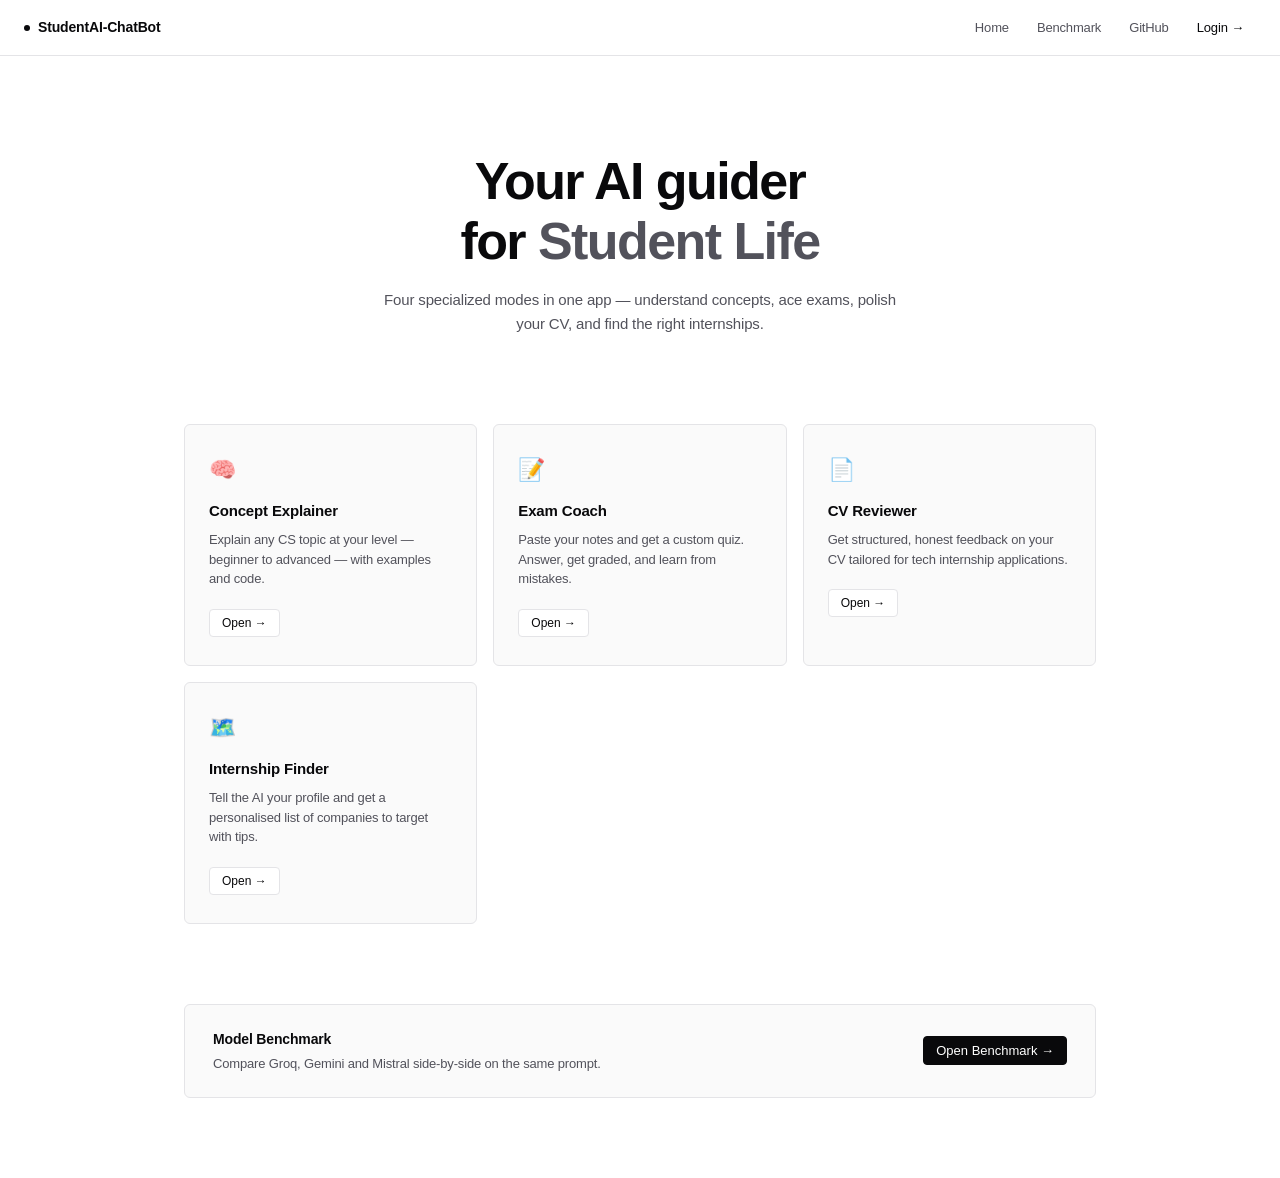
<file: frontend/index.html>
<!DOCTYPE html>
<html lang="en">
<head>
  <meta charset="UTF-8"/>
  <meta name="viewport" content="width=device-width, initial-scale=1.0"/>
  <title>StudentAI-ChatBot for CS Students</title>
  <link rel="stylesheet" href="style.css"/>
  <style>
    .hero {
      text-align: center;
      padding: 96px 24px 48px;
    }
    .hero-tag {
      display: inline-block;
      background: var(--bg-card);
      color: var(--text-secondary);
      border: 1px solid var(--border);
      border-radius: 4px;
      padding: 4px 12px;
      font-size: 11px;
      font-weight: 500;
      letter-spacing: 0.05em;
      text-transform: uppercase;
      margin-bottom: 24px;
    }
    .hero h1 {
      font-size: clamp(32px, 5vw, 52px);
      font-weight: 700;
      letter-spacing: -0.03em;
      line-height: 1.15;
      margin-bottom: 16px;
    }
    .hero h1 span { color: var(--text-secondary); }
    .hero p {
      font-size: 15px;
      color: var(--text-secondary);
      max-width: 520px;
      margin: 0 auto 40px;
      line-height: 1.6;
    }
    .modes-grid {
      display: grid;
      grid-template-columns: repeat(auto-fit, minmax(220px, 1fr));
      gap: 16px;
      max-width: 960px;
      margin: 0 auto;
      padding: 0 24px 80px;
    }
    .mode-card {
      background: var(--bg-card);
      border: 1px solid var(--border);
      border-radius: 6px;
      padding: 28px 24px;
      cursor: pointer;
      transition: all 0.1s ease;
      text-align: left;
    }
    .mode-card:hover {
      background: var(--bg-main);
      border-color: var(--border-focus);
    }

    .mode-icon {
      font-size: 22px;
      margin-bottom: 14px;
    }
    .mode-card h3 {
      font-size: 15px;
      font-weight: 600;
      margin-bottom: 8px;
    }
    .mode-card p {
      font-size: 13px;
      color: var(--text-secondary);
      line-height: 1.5;
      margin-bottom: 20px;
    }
    .mode-card .launch-btn {
      font-size: 12px;
      font-weight: 500;
      padding: 6px 12px;
      border-radius: 4px;
      border: 1px solid var(--border);
      background: var(--bg-main);
      color: var(--text-primary);
      cursor: pointer;
      transition: all 0.1s ease;
    }
    .mode-card:hover .launch-btn {
      background: var(--text-primary);
      color: var(--bg-main);
      border-color: var(--text-primary);
    }

    .compare-banner {
      max-width: 960px;
      margin: 0 auto 80px;
      padding: 0 24px;
    }
    .compare-inner {
      background: var(--bg-card);
      border: 1px solid var(--border);
      border-radius: 6px;
      padding: 24px 28px;
      display: flex;
      align-items: center;
      justify-content: space-between;
      gap: 16px;
      flex-wrap: wrap;
    }
    .compare-inner h3 { font-size: 14px; font-weight: 600; margin-bottom: 4px; }
    .compare-inner p  { font-size: 13px; color: var(--text-secondary); }
  </style>
</head>
<body>

  <nav class="navbar">
    <div class="navbar-brand">StudentAI-ChatBot</div>
    <div class="navbar-links">
      <a href="index.html">Home</a>
      <a href="compare.html">Benchmark</a>
      <a href="https://github.com/MohithAYANURU/StudentAI-ChatBot" target="_blank">GitHub</a>
      <a href="login.html" style="color: var(--text-primary); font-weight: 500;">Login →</a>
    </div>
  </nav>

  <section class="hero">
    <h1>Your AI guider<br/>for <span>Student Life</span></h1>
    <p>Four specialized modes in one app — understand concepts, ace exams, polish your CV, and find the right internships.</p>
  </section>

  <div class="modes-grid">

    <div class="mode-card concept" onclick="location.href='chat.html?mode=concept'">
      <div class="mode-icon">🧠</div>
      <h3>Concept Explainer</h3>
      <p>Explain any CS topic at your level — beginner to advanced — with examples and code.</p>
      <button class="launch-btn">Open →</button>
    </div>

    <div class="mode-card exam" onclick="location.href='chat.html?mode=exam'">
      <div class="mode-icon">📝</div>
      <h3>Exam Coach</h3>
      <p>Paste your notes and get a custom quiz. Answer, get graded, and learn from mistakes.</p>
      <button class="launch-btn">Open →</button>
    </div>

    <div class="mode-card cv" onclick="location.href='chat.html?mode=cv'">
      <div class="mode-icon">📄</div>
      <h3>CV Reviewer</h3>
      <p>Get structured, honest feedback on your CV tailored for tech internship applications.</p>
      <button class="launch-btn">Open →</button>
    </div>

    <div class="mode-card internship" onclick="location.href='chat.html?mode=intern'">
      <div class="mode-icon">🗺️</div>
      <h3>Internship Finder</h3>
      <p>Tell the AI your profile and get a personalised list of companies to target with tips.</p>
      <button class="launch-btn">Open →</button>
    </div>

  </div>

  <div class="compare-banner">
    <div class="compare-inner">
      <div>
        <h3> Model Benchmark</h3>
        <p>Compare Groq, Gemini and Mistral side-by-side on the same prompt.</p>
      </div>
      <button class="btn btn-primary" onclick="location.href='compare.html'">Open Benchmark →</button>
    </div>
  </div>

</body>
</html>
</file>
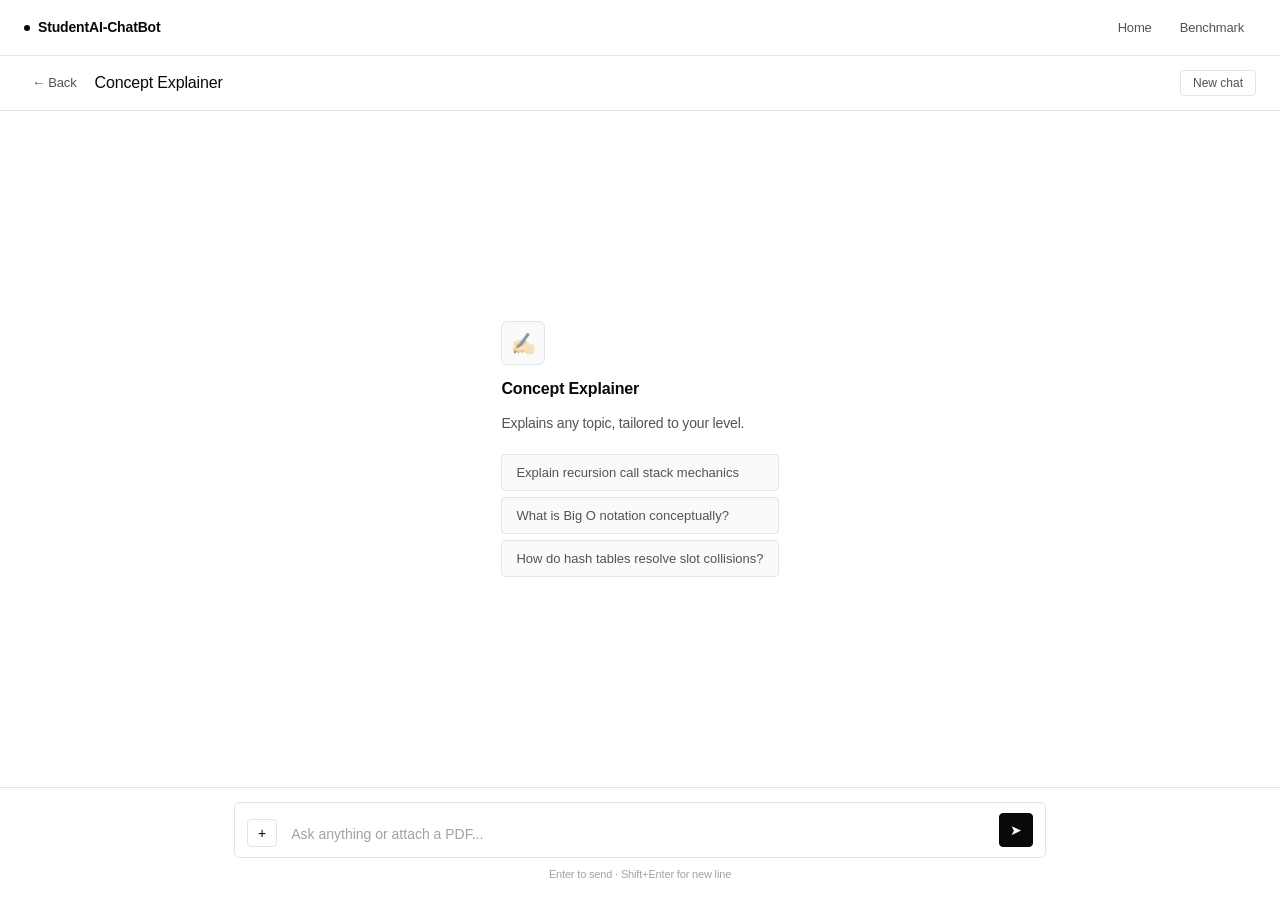
<file: frontend/chat.html>
<!DOCTYPE html>
<html lang="en">
<head>
  <meta charset="UTF-8"/>
  <meta name="viewport" content="width=device-width, initial-scale=1.0"/>
  <title>StudentAI-ChatBot — Chat</title>
  <link rel="stylesheet" href="style.css"/>
  <style>
    .chat-layout {
      display: flex;
      flex-direction: column;
      height: calc(100vh - 56px);
    }
    .chat-header {
      display: flex;
      align-items: center;
      justify-content: space-between;
      padding: 12px 24px;
      border-bottom: 1px solid var(--border);
    }
    .chat-header-left { display: flex; align-items: center; gap: 10px; }
    .back-link {
      font-size: 13px;
      color: var(--text-secondary);
      display: flex;
      align-items: center;
      gap: 4px;
      padding: 5px 8px;
      border-radius: 4px;
      transition: all 0.1s;
    }
    .back-link:hover { color: var(--text-primary); background: var(--bg-hover); }

    .chat-messages {
      flex: 1;
      overflow-y: auto;
      padding: 28px 24px;
      display: flex;
      flex-direction: column;
      max-width: 860px;
      width: 100%;
      margin: 0 auto;
    }

    .chat-input-area {
      padding: 14px 24px 18px;
      border-top: 1px solid var(--border);
    }
    .chat-input-wrap {
      display: flex;
      gap: 10px;
      max-width: 812px;
      margin: 0 auto;
      align-items: flex-end;
      background: var(--bg-input);
      border: 1px solid var(--border);
      border-radius: 6px;
      padding: 10px 12px;
      transition: border-color 0.1s;
    }
    .chat-input-wrap:focus-within { border-color: var(--border-focus); }

    textarea {
      flex: 1;
      background: transparent;
      border: none;
      color: var(--text-primary);
      font-size: 14px;
      font-family: inherit;
      resize: none;
      outline: none;
      line-height: 1.5;
      max-height: 130px;
      overflow-y: auto;
      padding: 2px 0;
    }
    textarea::placeholder { color: var(--text-muted); }

    #send-btn {
      background: var(--text-primary);
      color: var(--bg-main);
      border: 1px solid var(--text-primary);
      border-radius: 4px;
      width: 34px;
      height: 34px;
      cursor: pointer;
      font-size: 14px;
      display: flex;
      align-items: center;
      justify-content: center;
      flex-shrink: 0;
      transition: all 0.1s;
    }
    #send-btn:hover    { background: #27272a; border-color: #27272a; }
    #send-btn:disabled { opacity: 0.35; cursor: not-allowed; }

    .hint {
      text-align: center;
      font-size: 11px;
      color: var(--text-muted);
      margin-top: 8px;
      max-width: 812px;
      margin-left: auto;
      margin-right: auto;
    }

    /* Empty state */
    .empty-state {
      display: flex;
      flex-direction: column;
      align-items: flex-start;
      justify-content: center;
      flex: 1;
      max-width: 600px;
      margin: 0 auto;
      padding: 40px 0;
      gap: 12px;
    }
    .empty-icon {
      width: 44px; height: 44px;
      border-radius: 6px;
      display: flex;
      align-items: center;
      justify-content: center;
      font-size: 20px;
      border: 1px solid var(--border);
      background: var(--bg-card);
    }
    .empty-icon.concept    { border-left: 3px solid var(--concept); }
    .empty-icon.exam       { border-left: 3px solid var(--exam); }
    .empty-icon.cv         { border-left: 3px solid var(--cv); }
    .empty-icon.internship { border-left: 3px solid var(--internship); }

    .empty-state h3 {
      font-size: 16px;
      font-weight: 600;
      color: var(--text-primary);
    }
    .empty-state p {
      font-size: 14px;
      color: var(--text-secondary);
      max-width: 420px;
      line-height: 1.5;
    }
    .suggestions {
      display: flex;
      flex-direction: column;
      gap: 6px;
      width: 100%;
      margin-top: 8px;
    }
    .suggestion-chip {
      background: var(--bg-card);
      border: 1px solid var(--border);
      border-radius: 4px;
      padding: 10px 14px;
      font-size: 13px;
      color: var(--text-secondary);
      cursor: pointer;
      text-align: left;
      transition: all 0.1s ease;
      font-family: inherit;
    }
    .suggestion-chip:hover {
      color: var(--text-primary);
      border-color: var(--border-focus);
      background: var(--bg-hover);
    }
  </style>
</head>
<body>

  <nav class="navbar">
    <div class="navbar-brand">StudentAI-ChatBot</div>
    <div class="navbar-links">
      <a href="index.html">Home</a>
      <a href="compare.html">Benchmark</a>
    </div>
  </nav>

  <div class="chat-layout">

    <div class="chat-header">
      <div class="chat-header-left">
        <a href="index.html" class="back-link">← Back</a>
        <span id="mode-badge" class="mode-badge">mode</span>
      </div>
      <button class="btn btn-ghost" onclick="resetChat()" style="font-size:12px;padding:5px 12px">
        New chat
      </button>
    </div>

    <div class="chat-messages" id="messages">
      <div class="empty-state" id="empty-state">
        <div class="empty-icon" id="empty-icon-wrap">
          <span id="empty-icon">✍🏻</span>
        </div>
        <h3 id="empty-title">Concept Explainer</h3>
        <p id="empty-desc">Ask me to explain any CS topic. I'll tailor the explanation to your level.</p>
        <div class="suggestions" id="suggestions"></div>
      </div>
    </div>

    <div class="chat-input-area">
      <div class="chat-input-wrap">
        <input type="file" id="file-input" accept=".pdf" style="display: none;" onchange="updateFileIndicator()" />
        
        <button id="upload-trigger" class="btn" style="height: 28px; padding: 0 10px; margin-right: 4px; font-size: 14px;" onclick="document.getElementById('file-input').click()">+</button>
        
        <textarea
          id="user-input"
          placeholder="Ask anything or attach a PDF..."
          rows="1"
        ></textarea>
        <button id="send-btn" onclick="sendMessage()">➤</button>
      </div>
      <div id="file-status" style="font-size: 11px; color: var(--text-secondary); text-align: center; margin-top: 4px; font-family: monospace; display: none;"></div>
      <div class="hint">Enter to send · Shift+Enter for new line</div>
    </div>

  </div>

  <script src="app.js"></script>
</body>
</html>
</file>
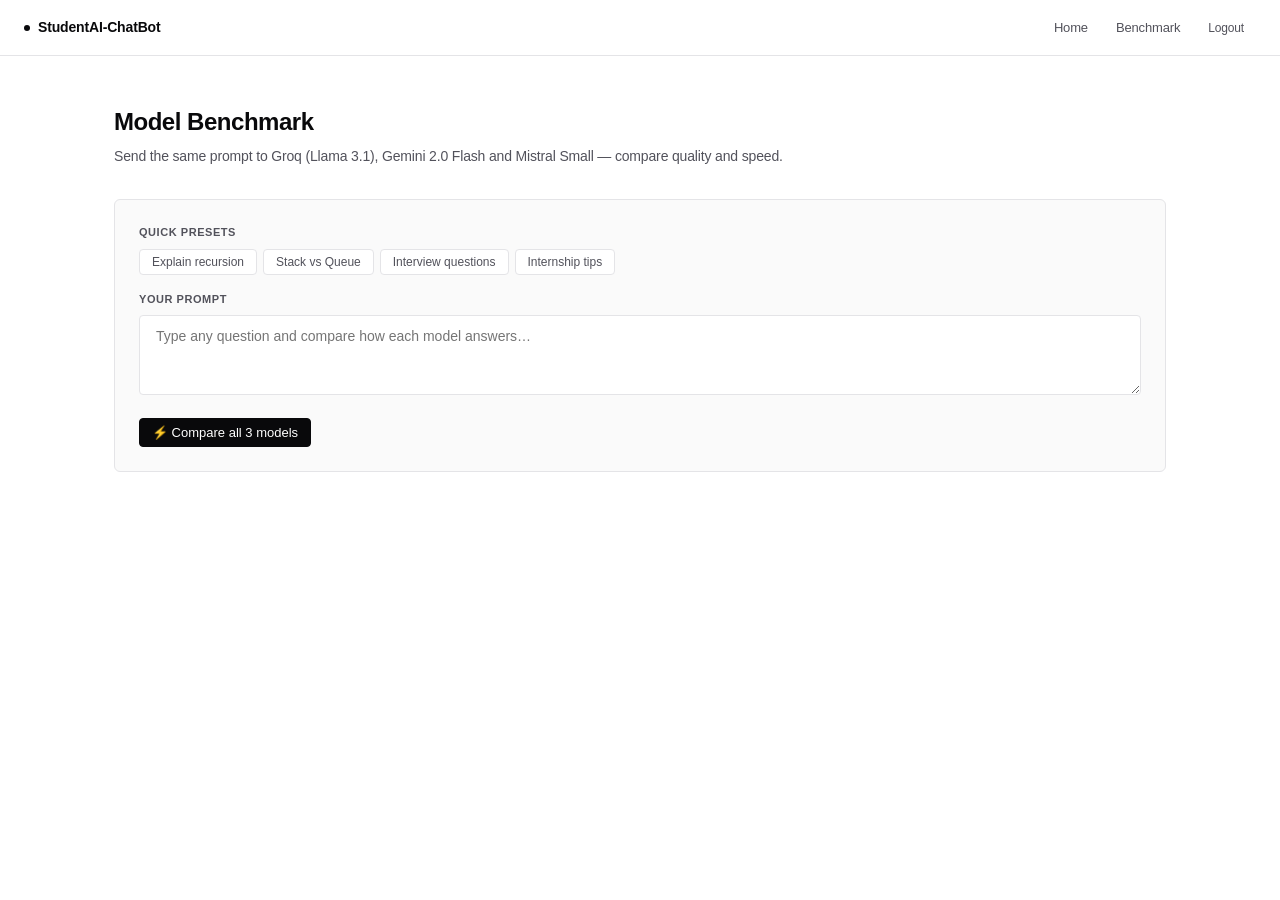
<file: frontend/compare.html>
<!DOCTYPE html>
<html lang="en">
<head>
  <meta charset="UTF-8"/>
  <meta name="viewport" content="width=device-width, initial-scale=1.0"/>
  <title>StudentAI-ChatBot — Benchmark</title>
  <link rel="stylesheet" href="style.css"/>
  <style>
    .page-wrap  { max-width: 1100px; margin: 0 auto; padding: 48px 24px; }
    .page-title { font-size: 24px; font-weight: 700; margin-bottom: 6px; letter-spacing: -0.02em; }
    .page-sub   { font-size: 14px; color: var(--text-secondary); margin-bottom: 32px; }

    .input-section {
      background: var(--bg-card);
      border: 1px solid var(--border);
      border-radius: 6px;
      padding: 24px;
      margin-bottom: 32px;
    }
    .input-section label {
      display: block;
      font-size: 11px;
      font-weight: 600;
      color: var(--text-secondary);
      margin-bottom: 8px;
      text-transform: uppercase;
      letter-spacing: 0.05em;
    }
    .input-section textarea {
      width: 100%;
      background: var(--bg-main);
      border: 1px solid var(--border);
      border-radius: 4px;
      padding: 12px 16px;
      color: var(--text-primary);
      font-size: 14px;
      font-family: inherit;
      resize: vertical;
      outline: none;
      min-height: 80px;
      transition: border-color 0.1s;
      margin-bottom: 16px;
    }
    .input-section textarea:focus { border-color: var(--border-focus); }

    .results-grid {
      display: grid;
      grid-template-columns: repeat(3, 1fr);
      gap: 16px;
    }
    @media (max-width: 768px) { .results-grid { grid-template-columns: 1fr; } }

    .model-card {
      background: var(--bg-card);
      border: 1px solid var(--border);
      border-radius: 6px;
      padding: 20px;
    }
    .model-card.groq    { border-top: 3px solid #f97316; }
    .model-card.gemini  { border-top: 3px solid #22c55e; }
    .model-card.mistral { border-top: 3px solid #a855f7; }

    .model-header {
      display: flex;
      align-items: center;
      justify-content: space-between;
      margin-bottom: 16px;
      border-bottom: 1px solid var(--border);
      padding-bottom: 8px;
    }
    .model-name { font-size: 13px; font-weight: 600; }
    .model-tag {
      font-size: 11px; padding: 2px 6px; border-radius: 4px;
      font-weight: 500; background: var(--bg-main); border: 1px solid var(--border);
    }
    .groq    .model-tag { color: #f97316; }
    .gemini  .model-tag { color: #22c55e; }
    .mistral .model-tag { color: #a855f7; }

    .model-reply {
      font-size: 13px; color: var(--text-secondary);
      line-height: 1.6; white-space: pre-wrap; min-height: 120px;
    }
    .model-time {
      margin-top: 16px; padding-top: 12px;
      border-top: 1px solid var(--border);
      font-size: 11px; color: var(--text-muted);
    }
    .model-time span { font-weight: 600; color: var(--text-secondary); }
    .loading-text { color: var(--text-muted); font-style: italic; font-size: 13px; }

    .presets { display: flex; flex-wrap: wrap; gap: 6px; margin-bottom: 16px; }
    .preset-btn {
      background: var(--bg-main); border: 1px solid var(--border);
      border-radius: 4px; color: var(--text-secondary);
      font-size: 12px; padding: 5px 12px; cursor: pointer; transition: all 0.1s;
    }
    .preset-btn:hover { color: var(--text-primary); border-color: var(--border-focus); }
  </style>
</head>
<body>

  <nav class="navbar">
    <div class="navbar-brand">StudentAI-ChatBot</div>
    <div class="navbar-links">
      <a href="index.html">Home</a>
      <a href="compare.html">Benchmark</a>
      <a href="#" onclick="navLogout()" style="font-size:12px;color:var(--text-secondary)">Logout</a>
    </div>
  </nav>

  <div class="page-wrap">
    <h1 class="page-title"> Model Benchmark</h1>
    <p class="page-sub">Send the same prompt to Groq (Llama 3.1), Gemini 2.0 Flash and Mistral Small — compare quality and speed.</p>

    <div class="input-section">
      <label>Quick presets</label>
      <div class="presets">
        <button class="preset-btn" onclick="setPrompt('Explain recursion to a beginner with a simple example.')">Explain recursion</button>
        <button class="preset-btn" onclick="setPrompt('What is the difference between a stack and a queue?')">Stack vs Queue</button>
        <button class="preset-btn" onclick="setPrompt('Give me 3 interview questions about time complexity.')">Interview questions</button>
        <button class="preset-btn" onclick="setPrompt('What are the best CS internship tips for students in France?')">Internship tips</button>
      </div>

      <label>Your prompt</label>
      <textarea id="prompt-input" placeholder="Type any question and compare how each model answers…"></textarea>

      <button class="btn btn-primary" onclick="runComparison()" id="compare-btn">
         ⚡ Compare all 3 models
      </button>
    </div>

    <div class="results-grid" id="results" style="display:none">
      <div class="model-card groq">
        <div class="model-header">
          <div class="model-name">Groq</div>
          <span class="model-tag">Llama 3.1 8B</span>
        </div>
        <div class="model-reply" id="groq-reply">—</div>
        <div class="model-time">Response time: <span id="groq-time">—</span></div>
      </div>

      <div class="model-card gemini">
        <div class="model-header">
          <div class="model-name">Gemini</div>
          <span class="model-tag">2.0 Flash</span>
        </div>
        <div class="model-reply" id="gemini-reply">—</div>
        <div class="model-time">Response time: <span id="gemini-time">—</span></div>
      </div>

      <div class="model-card mistral">
        <div class="model-header">
          <div class="model-name">Mistral</div>
          <span class="model-tag">Small Latest</span>
        </div>
        <div class="model-reply" id="mistral-reply">—</div>
        <div class="model-time">Response time: <span id="mistral-time">—</span></div>
      </div>
    </div>
  </div>

  <script>
    const API = "http://127.0.0.1:5000";

    
    function renderMarkdown(text) {
      if (!text) return "No response.";
      let html = text.replace(/```(\w+)?\n?([\s\S]*?)```/g, (_, __, code) => `<pre><code>${code.trim()}</code></pre>`);
      html = html.replace(/`([^`]+)`/g, "<code>$1</code>");
      html = html.replace(/\*\*(.+?)\*\*/g, "<strong>$1</strong>");
      html = html.replace(/\n/g, "<br>");
      return html;
    }

    async function navLogout() {
      try {
        await fetch(`${API}/logout`, { method: "POST", credentials: "include" });
      } catch (e) { console.error(e); }
      window.location.href = "login.html";
    }

    function setPrompt(text) {
      document.getElementById("prompt-input").value = text;
    }

    async function runComparison() {
      const prompt = document.getElementById("prompt-input").value.trim();
      if (!prompt) return alert("Please enter a prompt first.");

      const btn     = document.getElementById("compare-btn");
      const results = document.getElementById("results");

      btn.disabled          = true;
      btn.textContent       = "Running…";
      results.style.display = "grid";

      
      ["groq", "gemini", "mistral"].forEach(m => {
        document.getElementById(`${m}-reply`).innerHTML  = '<span class="loading-text">Waiting for response…</span>';
        document.getElementById(`${m}-time`).textContent = "—";
      });

      try {
        const res = await fetch(`${API}/compare`, {
          method:      "POST",
          headers:     { "Content-Type": "application/json" },
          credentials: "include",
          body:        JSON.stringify({ prompt, system_prompt: "You are a helpful assistant for CS students." })
        });

        
        if (res.status === 401) { window.location.href = "login.html"; return; }

        const data = await res.json();

        
        ["groq", "gemini", "mistral"].forEach(m => {
          const replyText = data[m]?.reply;
          const timeMs = data[m]?.time_ms;
          
          document.getElementById(`${m}-reply`).innerHTML = replyText ? renderMarkdown(replyText) : "No response.";
          
          document.getElementById(`${m}-time`).textContent  = timeMs ? `${(timeMs / 1000).toFixed(2)} s` : "—";
        });

      } catch (err) {
        ["groq", "gemini", "mistral"].forEach(m => {
          document.getElementById(`${m}-reply`).textContent = "Error: could not reach server. Is app.py running?";
        });
      }

      btn.disabled    = false;
      btn.textContent = "⚡ Compare all 3 models";
    }
  </script>

</body>
</html>
</file>
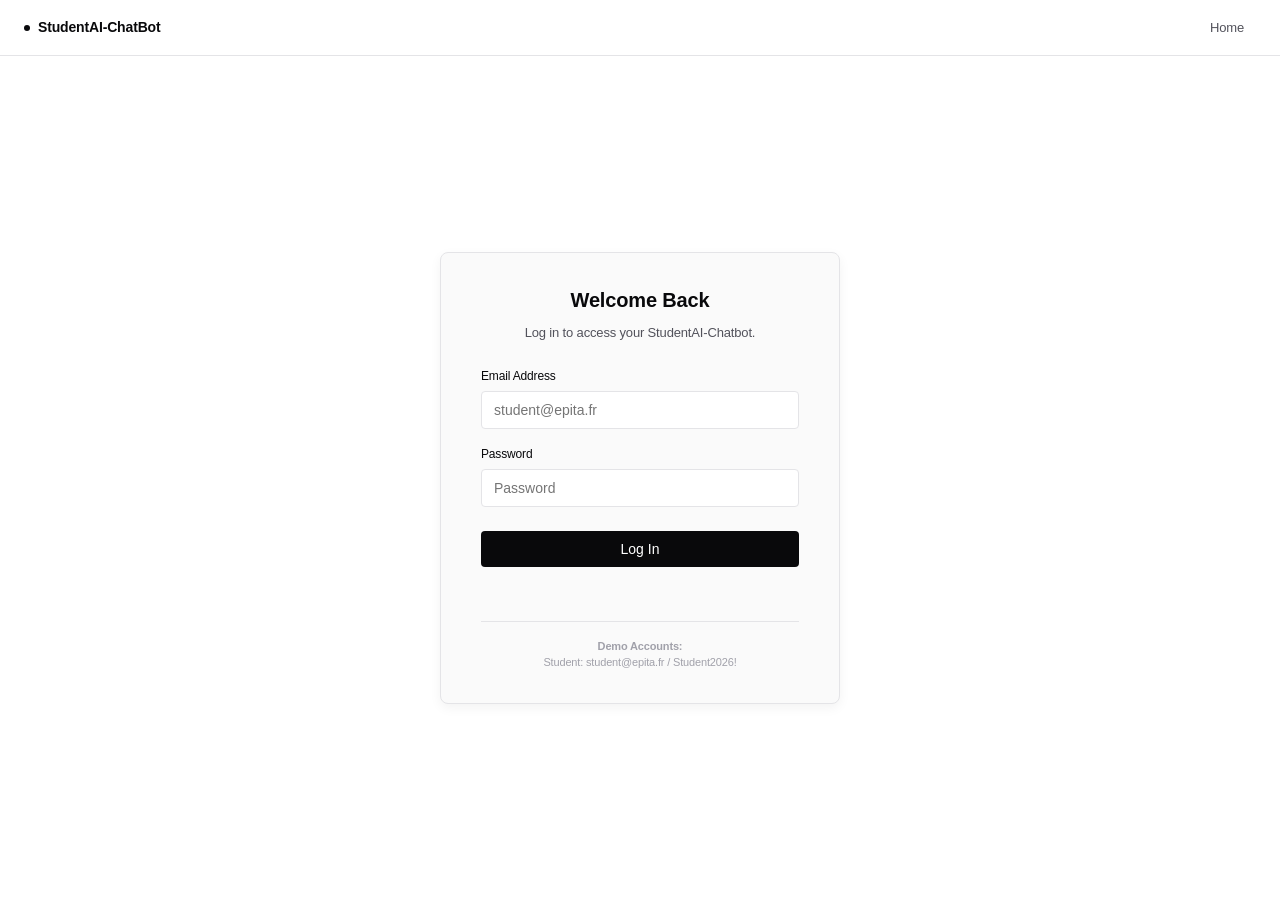
<file: frontend/login.html>
<!DOCTYPE html>
<html lang="en">
<head>
  <meta charset="UTF-8"/>
  <meta name="viewport" content="width=device-width, initial-scale=1.0"/>
  <title>StudentAI-ChatBot - Login</title>
  <link rel="stylesheet" href="style.css"/>
  <style>
    .auth-layout {
      display: flex;
      align-items: center;
      justify-content: center;
      min-height: calc(100vh - 56px);
      padding: 24px;
    }
    .auth-card {
      background: var(--bg-card);
      border: 1px solid var(--border);
      border-radius: 8px;
      padding: 32px 40px;
      width: 100%;
      max-width: 400px;
      box-shadow: 0 4px 12px rgba(0,0,0,0.05);
    }
    .auth-card h2 {
      font-size: 20px;
      font-weight: 600;
      margin-bottom: 8px;
      text-align: center;
    }
    .auth-card p {
      font-size: 13px;
      color: var(--text-secondary);
      text-align: center;
      margin-bottom: 24px;
    }
    .input-group {
      margin-bottom: 16px;
    }
    .input-group label {
      display: block;
      font-size: 12px;
      font-weight: 500;
      color: var(--text-primary);
      margin-bottom: 6px;
    }
    .input-group input {
      width: 100%;
      padding: 10px 12px;
      background: var(--bg-main);
      border: 1px solid var(--border);
      border-radius: 4px;
      color: var(--text-primary);
      font-family: inherit;
      font-size: 14px;
      transition: border-color 0.1s;
    }
    .input-group input:focus {
      border-color: var(--border-focus);
      outline: none;
    }
    .auth-btn {
      width: 100%;
      padding: 10px;
      background: var(--text-primary);
      color: var(--bg-main);
      border: none;
      border-radius: 4px;
      font-size: 14px;
      font-weight: 500;
      cursor: pointer;
      margin-top: 8px;
      transition: background 0.1s;
    }
    .auth-btn:hover { background: #27272a; }

    #auth-error {
      color: #ef4444;
      font-size: 12px;
      text-align: center;
      margin-top: 12px;
      min-height: 18px;
    }

    .demo-credentials {
      margin-top: 24px;
      padding-top: 16px;
      border-top: 1px solid var(--border);
      font-size: 11px;
      color: var(--text-muted);
      text-align: center;
    }
  </style>
</head>
<body>

  <nav class="navbar">
    <div class="navbar-brand">StudentAI-ChatBot</div>
    <div class="navbar-links">
      <a href="index.html">Home</a>
    </div>
  </nav>

  <div class="auth-layout">
    <div class="auth-card">
      <h2>Welcome Back</h2>
      <p>Log in to access your StudentAI-Chatbot.</p>

      <form id="login-form">
        <div class="input-group">
          <label>Email Address</label>
          <input type="email" id="email" required placeholder="student@epita.fr" />
        </div>
        <div class="input-group">
          <label>Password</label>
          <input type="password" id="password" required placeholder="Password" />
        </div>
        <button type="submit" class="auth-btn" id="login-btn">Log In</button>
      </form>

      <div id="auth-error"></div>

      <div class="demo-credentials">
        <strong>Demo Accounts:</strong><br>
        Student: student@epita.fr / Student2026!
      </div>
    </div>
  </div>

  <script>
    document.getElementById("login-form").addEventListener("submit", async (e) => {
      e.preventDefault();

      const email = document.getElementById("email").value.trim();
      const password = document.getElementById("password").value;
      const errorDiv = document.getElementById("auth-error");
      const btn = document.getElementById("login-btn");

      btn.disabled = true;
      btn.textContent = "Logging in...";
      errorDiv.textContent = "";

      try {
        const res = await fetch("http://127.0.0.1:5000/auth/login", {
          method: "POST",
          headers: { "Content-Type": "application/json" },
          credentials: "include",
          body: JSON.stringify({ email, password })
        });

        const data = await res.json();

        if (res.ok) {
          window.location.href = "index.html";
        } else {
          errorDiv.textContent = data.error || "Login failed.";
        }
      } catch (err) {
        errorDiv.textContent = "Cannot connect to server. Is app.py running?";
      }

      btn.disabled = false;
      btn.textContent = "Log In";
    });
  </script>
</body>
</html>
</file>
<file: frontend/style.css>
/* ==========================================================================
   style.css — High-Contrast Monochromatic Light Mode Architecture
   ========================================================================== */

:root {
  --bg-main:        #ffffff; /* Clean pure white canvas */
  --bg-card:        #fafafa; /* Minimal cold grey card surfaces */
  --bg-input:       #ffffff;
  --bg-hover:       #f4f4f5; /* Zinc 100 slate hover states */
  --border:         #e4e4e7; /* Zinc 200 light grid dividers */
  --border-light:   #f4f4f5;
  --border-focus:   #71717a; /* Zinc 500 active interactive border */
  
  --text-primary:   #09090b; /* Zinc 950 deep ink-black text */
  --text-secondary: #52525b; /* Zinc 600 dark neutral body copy */
  --text-muted:     #a1a1aa; /* Zinc 400 clean tertiary details */
  --accent:         #18181b; /* Pure monochromatic heavy black accents */
  --accent-glow:    rgba(24, 24, 27, 0.05);

  /* Clean subtle context indicators instead of neon glow bars */
  --concept:    #4f46e5;
  --exam:       #059669;
  --cv:         #d97706;
  --internship: #2563eb;
}

* { 
  margin: 0; 
  padding: 0; 
  box-sizing: border-box; 
}

body {
  font-family: -apple-system, BlinkMacSystemFont, "Segoe UI", Roboto, Helvetica, Arial, sans-serif;
  background: var(--bg-main);
  color: var(--text-primary);
  line-height: 1.5;
  letter-spacing: -0.01em;
  -webkit-font-smoothing: antialiased;
}

a { color: inherit; text-decoration: none; }

/* ── Minimalist Scrollbars ── */
::-webkit-scrollbar       { width: 6px; height: 6px; }
::-webkit-scrollbar-track { background: transparent; }
::-webkit-scrollbar-thumb { background: var(--border); border-radius: 3px; }
::-webkit-scrollbar-thumb:hover { background: var(--text-muted); }

/* ── Global Layout Elements ── */
.navbar {
  display: flex;
  align-items: center;
  justify-content: space-between;
  padding: 0 24px;
  height: 56px;
  border-bottom: 1px solid var(--border);
  background: rgba(255, 255, 255, 0.85);
  backdrop-filter: blur(8px);
  position: sticky;
  top: 0;
  z-index: 100;
}
.navbar-brand {
  font-size: 14px;
  font-weight: 600;
  color: var(--text-primary);
  display: flex;
  align-items: center;
  gap: 8px;
}
.navbar-brand::before {
  content: '';
  display: inline-block;
  width: 6px; height: 6px;
  border-radius: 50%;
  background: var(--text-primary);
}
.navbar-links {
  display: flex;
  align-items: center;
  gap: 4px;
}
.navbar-links a {
  font-size: 13px;
  color: var(--text-secondary);
  padding: 6px 12px;
  border-radius: 4px;
  transition: all 0.1s ease;
}
.navbar-links a:hover {
  color: var(--text-primary);
  background: var(--bg-hover);
}

/* ── Developer Button Elements ── */
.btn {
  display: inline-flex;
  align-items: center;
  gap: 6px;
  padding: 6px 12px;
  border-radius: 4px;
  border: 1px solid var(--border);
  font-size: 13px;
  font-weight: 500;
  cursor: pointer;
  background: var(--bg-main);
  color: var(--text-primary);
  transition: all 0.1s ease;
  font-family: inherit;
}
.btn:hover {
  background: var(--bg-hover);
  border-color: var(--text-muted);
}
.btn-primary {
  background: var(--text-primary);
  color: var(--bg-main);
  border: 1px solid var(--text-primary);
}
.btn-primary:hover {
  background: #27272a;
}
.btn-ghost {
  background: transparent;
  border: 1px solid var(--border);
  color: var(--text-secondary);
}
.btn-ghost:hover {
  color: var(--text-primary);
  background: var(--bg-hover);
}

/* ── Minimalist Indicator Badges ── */
.mode-badge {
  display: inline-flex;
  align-items: center;
  padding: 2px 8px;
  border-radius: 4px;
  font-size: 11px;
  font-weight: 500;
  text-transform: uppercase;
  letter-spacing: 0.04em;
  border: 1px solid var(--border);
  background: var(--bg-card);
  color: var(--text-secondary);
}
.mode-badge.concept    { border-left: 3px solid var(--concept); }
.mode-badge.exam       { border-left: 3px solid var(--exam); }
.mode-badge.cv         { border-left: 3px solid var(--cv); }
.mode-badge.internship { border-left: 3px solid var(--internship); }

/* ── Structural Activity Log Stream (Replaces Speach Bubbles) ── */
.message-row {
  width: 100%;
  display: flex;
  padding: 20px 0;
  border-bottom: 1px solid var(--border-light);
}
.bubble {
  max-width: 100%;
  width: 100%;
  font-size: 14px;
  line-height: 1.6;
  color: var(--text-primary);
  display: flex;
  flex-direction: column;
}
.bubble::before {
  display: block;
  font-size: 11px;
  text-transform: uppercase;
  font-weight: 600;
  letter-spacing: 0.05em;
  margin-bottom: 4px;
}
.bubble.user {
  color: var(--text-primary);
  font-weight: 500;
}
.bubble.user::before {
  content: "User Input";
  color: var(--text-secondary);
}
.bubble.assistant {
  color: var(--text-secondary);
}
.bubble.assistant::before {
  content: "System Response";
  color: var(--text-primary);
}
.bubble.typing { 
  color: var(--text-muted); 
  font-style: italic; 
}
.bubble.typing::before {
  content: "Processing Threads...";
}

/* ── Precise Code block Layouts ── */
.bubble strong { color: var(--text-primary); font-weight: 600; }
.bubble code {
  font-family: Menlo, Consolas, 'Fira Code', monospace;
  font-size: 13px;
  background: var(--bg-hover);
  padding: 2px 6px;
  border-radius: 4px;
  color: var(--text-primary);
  border: 1px solid var(--border);
}
.bubble pre {
  background: #f8f9fa;
  border: 1px solid var(--border);
  border-radius: 4px;
  padding: 14px;
  margin: 12px 0;
  overflow-x: auto;
}
.bubble pre code {
  background: transparent;
  border: none;
  padding: 0;
  color: var(--text-primary);
}
</file>
